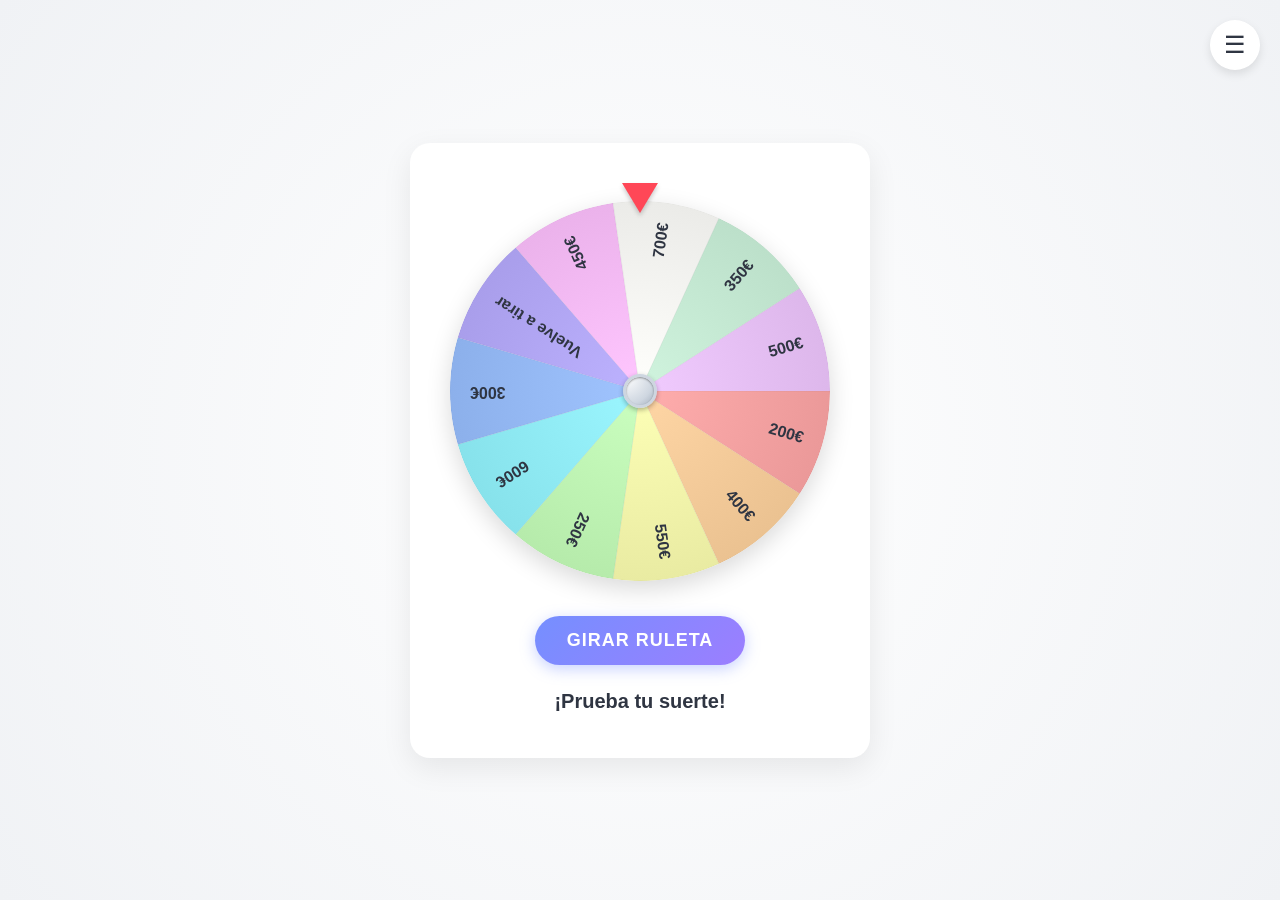
<file: index.html>
<!DOCTYPE html>
<html lang="es">
<head>
<meta charset="UTF-8">
<meta name="viewport" content="width=device-width, initial-scale=1.0"/>
<title>Spinwheel</title>
<style>
  body {
    font-family: 'Segoe UI', Tahoma, Geneva, Verdana, sans-serif;
    display: flex;
    justify-content: center;
    align-items: center;
    min-height: 100vh;
    background: radial-gradient(circle at center, #ffffff 0%, #f0f2f5 100%);
    margin: 0;
    padding: 20px;
    box-sizing: border-box;
    overflow-x: hidden;
  }

  /* --- Botón Menú Hamburguesa --- */
  #btn-menu {
    position: fixed;
    top: 20px;
    right: 20px;
    background: white;
    border: none;
    width: 50px;
    height: 50px;
    border-radius: 50%;
    font-size: 24px;
    cursor: pointer;
    box-shadow: 0 4px 10px rgba(0,0,0,0.1);
    z-index: 100;
    transition: transform 0.2s, box-shadow 0.2s;
    display: flex;
    justify-content: center;
    align-items: center;
    color: #2f3542;
  }

  #btn-menu:hover {
    transform: scale(1.05);
    box-shadow: 0 6px 15px rgba(0,0,0,0.15);
  }

  /* --- Overlay oscuro al abrir el menú --- */
  #overlay {
    position: fixed;
    top: 0; left: 0; width: 100%; height: 100%;
    background: rgba(0,0,0,0.4);
    opacity: 0;
    pointer-events: none;
    transition: opacity 0.3s ease;
    z-index: 999;
  }

  #overlay.activo {
    opacity: 1;
    pointer-events: auto;
  }

  /* --- Diseño Principal de la Ruleta --- */
  .contenedor-ruleta {
    background: white;
    padding: 40px;
    border-radius: 20px;
    box-shadow: 0 10px 30px rgba(0,0,0,0.08);
    text-align: center;
    display: flex;
    flex-direction: column;
    align-items: center;
    z-index: 10;
  }

  /* --- Ruleta Visual (Tamaño 380px) --- */
  .flecha {
    width: 0;
    height: 0;
    border-left: 18px solid transparent;
    border-right: 18px solid transparent;
    border-top: 30px solid #ff4757;
    margin: 0 auto -12px; 
    position: relative;
    z-index: 10;
    filter: drop-shadow(0px 3px 2px rgba(0,0,0,0.2));
  }

  .ruleta-container {
    position: relative;
    display: flex;
    justify-content: center;
    align-items: center;
    border-radius: 50%;
    box-shadow: 0 8px 25px rgba(0,0,0,0.15);
  }

  #canvas {
    border-radius: 50%;
    cursor: pointer;
    display: block;
    width: 380px;  
    height: 380px; 
  }

  .ruleta-container::after {
    content: '';
    position: absolute;
    width: 28px;
    height: 28px;
    background: radial-gradient(circle at top left, #ffffff 0%, #ced6e0 70%, #a4b0be 100%);
    border: 3px solid #ced6e0;
    border-radius: 50%;
    z-index: 5;
    box-shadow: inset 0 1px 2px rgba(0,0,0,0.4), 0 2px 5px rgba(0,0,0,0.3);
  }

  /* --- Botones y Resultados --- */
  #girarBtn {
    background: linear-gradient(135deg, #758fff, #9c7eff);
    border: none;
    padding: 14px 32px;
    color: white;
    font-size: 18px;
    font-weight: bold;
    border-radius: 50px;
    cursor: pointer;
    box-shadow: 0 4px 15px rgba(117, 143, 255, 0.4);
    transition: all 0.3s ease;
    margin-top: 35px;
    text-transform: uppercase;
    letter-spacing: 1px;
  }

  #girarBtn:not(:disabled):hover {
    transform: translateY(-2px) scale(1.02);
    box-shadow: 0 6px 20px rgba(117, 143, 255, 0.6);
  }

  #girarBtn:disabled {
    background: #ced6e0;
    box-shadow: none;
    cursor: not-allowed;
    transform: none;
  }

  #resultado {
    margin-top: 25px;
    font-size: 20px;
    font-weight: bold;
    min-height: 28px;
    color: #2f3542;
    transition: all 0.3s ease;
  }

  @keyframes parpadear {
    0%, 100% { opacity: 1; }
    50% { opacity: 0.7; }
  }
  
  .resultado-perdonado {
    color: #2ed573 !important;
    transform: scale(1.1);
    animation: parpadear 1s ease-in-out infinite;
    text-shadow: 0 0 5px rgba(46, 213, 115, 0.3);
  }

  .resultado-reintentar {
    color: #758fff !important;
    transform: scale(1.1);
    font-style: italic;
  }

  /* --- Panel de Configuración Deslizante --- */
  .panel-configuracion {
    position: fixed;
    top: 0;
    right: -350px; 
    width: 320px;
    height: 100vh; 
    background: white;
    box-shadow: -5px 0 25px rgba(0,0,0,0.15);
    z-index: 1000; 
    transition: right 0.3s cubic-bezier(0.2, 0.8, 0.2, 1);
    padding: 25px 20px;
    box-sizing: border-box;
    display: flex;
    flex-direction: column;
  }

  .panel-configuracion.abierto {
    right: 0; 
  }

  .header-panel {
    display: flex;
    justify-content: space-between;
    align-items: center;
    margin-bottom: 15px;
    border-bottom: 2px solid #f1f2f6;
    padding-bottom: 10px;
  }

  .header-panel h3 {
    margin: 0;
    font-size: 20px;
    color: #2f3542;
  }

  .btn-cerrar-panel {
    background: transparent;
    border: none;
    font-size: 28px;
    cursor: pointer;
    color: #ff4757;
    line-height: 1;
    padding: 0 5px;
    transition: transform 0.2s;
  }

  .btn-cerrar-panel:hover {
    transform: scale(1.2);
  }

  #lista-opciones {
    list-style: none;
    padding: 0;
    margin: 0 0 15px 0;
    overflow-y: auto; 
    flex-grow: 1; 
    scrollbar-width: thin;
    scrollbar-color: #ced6e0 transparent;
  }

  #lista-opciones::-webkit-scrollbar { width: 6px; }
  #lista-opciones::-webkit-scrollbar-thumb { background-color: #ced6e0; border-radius: 10px; }

  .item-opcion {
    display: flex;
    gap: 8px;
    margin-bottom: 10px;
    align-items: center;
    padding-right: 5px; 
  }

  .item-opcion input {
    flex-grow: 1;
    padding: 10px;
    border: 1px solid #ced6e0;
    border-radius: 6px;
    font-size: 15px;
    outline: none;
    transition: border-color 0.2s;
  }

  .item-opcion input:focus {
    border-color: #758fff;
  }

  .btn-eliminar {
    background: #ff4757;
    color: white;
    border: none;
    width: 32px;
    height: 32px;
    border-radius: 6px;
    cursor: pointer;
    font-weight: bold;
    font-size: 16px;
  }

  .btn-añadir {
    background: #2ed573;
    color: white;
    border: none;
    padding: 14px;
    border-radius: 8px;
    cursor: pointer;
    font-weight: bold;
    font-size: 15px;
    margin-top: auto; 
    transition: transform 0.2s;
  }
  
  .btn-añadir:hover {
    transform: translateY(-2px);
  }
  
  @media (max-width: 500px) {
    .contenedor-ruleta { padding: 20px; width: 100%; }
    #canvas { width: 100%; max-width: 380px; height: auto; aspect-ratio: 1/1; }
    .panel-configuracion { width: 100%; right: -100%; }
  }
</style>
</head>
<body>

<button id="btn-menu" onclick="toggleMenu()">☰</button>
<div id="overlay" onclick="toggleMenu()"></div>

<div class="contenedor-ruleta">
  <div class="flecha"></div>
  <div class="ruleta-container">
    <canvas id="canvas" width="380" height="380"></canvas>
  </div>
  <button id="girarBtn" onclick="girarRuleta()">Girar Ruleta</button>
  <div id="resultado">¡Prueba tu suerte!</div>
</div>

<div class="panel-configuracion" id="panel-config">
  <div class="header-panel">
    <h3>⚙️ Opciones</h3>
    <button class="btn-cerrar-panel" onclick="toggleMenu()">×</button>
  </div>
  <ul id="lista-opciones"></ul>
  <button class="btn-añadir" onclick="añadirOpcion()">+ Añadir opción</button>
</div>

<script>
// --- LÓGICA DEL MENÚ LATERAL ---
function toggleMenu() {
  const panel = document.getElementById('panel-config');
  const overlay = document.getElementById('overlay');
  
  panel.classList.toggle('abierto');
  overlay.classList.toggle('activo');
}

// --- LÓGICA DE LA RULETA ---
const canvas = document.getElementById("canvas");
const ctx = canvas.getContext("2d");
const resultado = document.getElementById("resultado");
const girarBtn = document.getElementById("girarBtn");
const listaOpcionesUI = document.getElementById("lista-opciones");

let ruletaGirando = false;
let rotacionActual = 0;

// Opciones actualizadas (montos entre 200 y 700, sin "Perdonado")
let opciones = [
  "200€", "400€", "550€", "250€", "600€", 
  "300€", "Vuelve a tirar", "450€", "700€", "350€", "500€"
];

const colores = [
  "#ffadad", "#ffd6a5", "#fdffb6", "#caffbf", "#9bf6ff", "#a0c4ff",
  "#bdb2ff", "#ffc6ff", "#fffffc", "#d0f4de", "#f1cbff", "#ffb3c6"
];

function ajustarColor(color, cantidad) {
  let r = parseInt(color.slice(1, 3), 16), g = parseInt(color.slice(3, 5), 16), b = parseInt(color.slice(5, 7), 16);
  r = Math.max(0, Math.min(255, r + cantidad));
  g = Math.max(0, Math.min(255, g + cantidad));
  b = Math.max(0, Math.min(255, b + cantidad));
  return `rgb(${r}, ${g}, ${b})`;
}

function dibujarRuleta() {
  const slices = opciones.length;
  if (slices === 0) return;
  ctx.clearRect(0, 0, 380, 380);
  
  const centro = 190; 
  
  for (let i = 0; i < slices; i++) {
    ctx.beginPath();
    ctx.moveTo(centro, centro);
    const gradient = ctx.createRadialGradient(centro, centro, 0, centro, centro, centro);
    gradient.addColorStop(0, colores[i % colores.length]); 
    gradient.addColorStop(1, ajustarColor(colores[i % colores.length], -20)); 
    ctx.fillStyle = gradient;
    ctx.arc(centro, centro, centro, (i * 2 * Math.PI) / slices, ((i + 1) * 2 * Math.PI) / slices);
    ctx.fill();
    
    ctx.lineWidth = 1;
    ctx.strokeStyle = "rgba(0,0,0,0.05)";
    ctx.stroke();
    
    ctx.save();
    ctx.translate(centro, centro);
    ctx.rotate(((i + 0.5) * 2 * Math.PI) / slices);
    ctx.fillStyle = "#2f3542";
    
    const fontSize = slices > 15 ? 12 : 16;
    ctx.font = `bold ${fontSize}px sans-serif`;
    ctx.textAlign = "right";
    ctx.textBaseline = "middle";
    ctx.fillText(opciones[i], centro - 20, 0);
    ctx.restore();
  }
}

function girarRuleta() {
  if (ruletaGirando || opciones.length === 0) return;
  ruletaGirando = true;
  girarBtn.disabled = true;
  resultado.className = "";
  resultado.innerText = "Girando...";

  const slices = opciones.length;
  const indiceGanador = Math.floor(Math.random() * slices);
  const vueltasExtras = (Math.floor(Math.random() * 4) + 5) * 360;
  
  const sliceAngle = 360 / slices;
  const anguloCentroPremio = (indiceGanador * sliceAngle) + (sliceAngle / 2);
  const desfaseAleatorio = (Math.random() * (sliceAngle * 0.8)) - (sliceAngle * 0.4);
  const baseRotacion = 270 - anguloCentroPremio + desfaseAleatorio;

  const moduloActual = rotacionActual % 360;
  let diferenciaRotacion = baseRotacion - moduloActual;
  if (diferenciaRotacion < 0) diferenciaRotacion += 360;

  const rotacionTotal = rotacionActual + vueltasExtras + diferenciaRotacion;
  
  canvas.style.transition = "transform 4s cubic-bezier(0.2, 0.8, 0.1, 1)";
  canvas.style.transform = `rotate(${rotacionTotal}deg)`;
  rotacionActual = rotacionTotal;

  setTimeout(() => {
    const textoGanador = opciones[indiceGanador];
    
    if (textoGanador.toLowerCase().includes("perdonado")) {
      resultado.innerText = "¡Has sido perdonado! 🎉";
      resultado.classList.add("resultado-perdonado");
    } else if (textoGanador.toLowerCase().includes("vuelve a tirar") || textoGanador.toLowerCase().includes("otra vez")) {
      resultado.innerText = "¡Tira de nuevo! 🔄";
      resultado.classList.add("resultado-reintentar");
      setTimeout(() => { if(!ruletaGirando) resultado.innerText += " (¡Tu turno!)"; }, 1500);
    } else {
      resultado.innerText = `Resultado: ${textoGanador}`;
    }
    
    ruletaGirando = false;
    girarBtn.disabled = false;
  }, 4050); 
}

function renderizarLista() {
  listaOpcionesUI.innerHTML = "";
  opciones.forEach((opcion, index) => {
    const li = document.createElement("li");
    li.className = "item-opcion";
    li.innerHTML = `<input type="text" value="${opcion}" oninput="opciones[${index}]=this.value; dibujarRuleta()">
                    <button class="btn-eliminar" onclick="eliminarOpcion(${index})">×</button>`;
    listaOpcionesUI.appendChild(li);
  });
  dibujarRuleta();
}

function eliminarOpcion(index) {
  if (opciones.length > 2) { opciones.splice(index, 1); renderizarLista(); }
  else { alert("La ruleta necesita al menos 2 opciones."); }
}

function añadirOpcion() {
  opciones.push("Nueva");
  renderizarLista();
  listaOpcionesUI.scrollTop = listaOpcionesUI.scrollHeight;
}

renderizarLista();
canvas.addEventListener('click', () => {
  if (!ruletaGirando) girarRuleta();
});

// --- PROTECCIÓN BÁSICA ---
document.addEventListener('contextmenu', e => e.preventDefault());
document.addEventListener('keydown', e => {
  if (e.key === 'F12' || (e.ctrlKey && e.shiftKey && e.key === 'I') || (e.ctrlKey && e.key === 'u')) e.preventDefault();
});
</script>
</body>
</html>
</file>
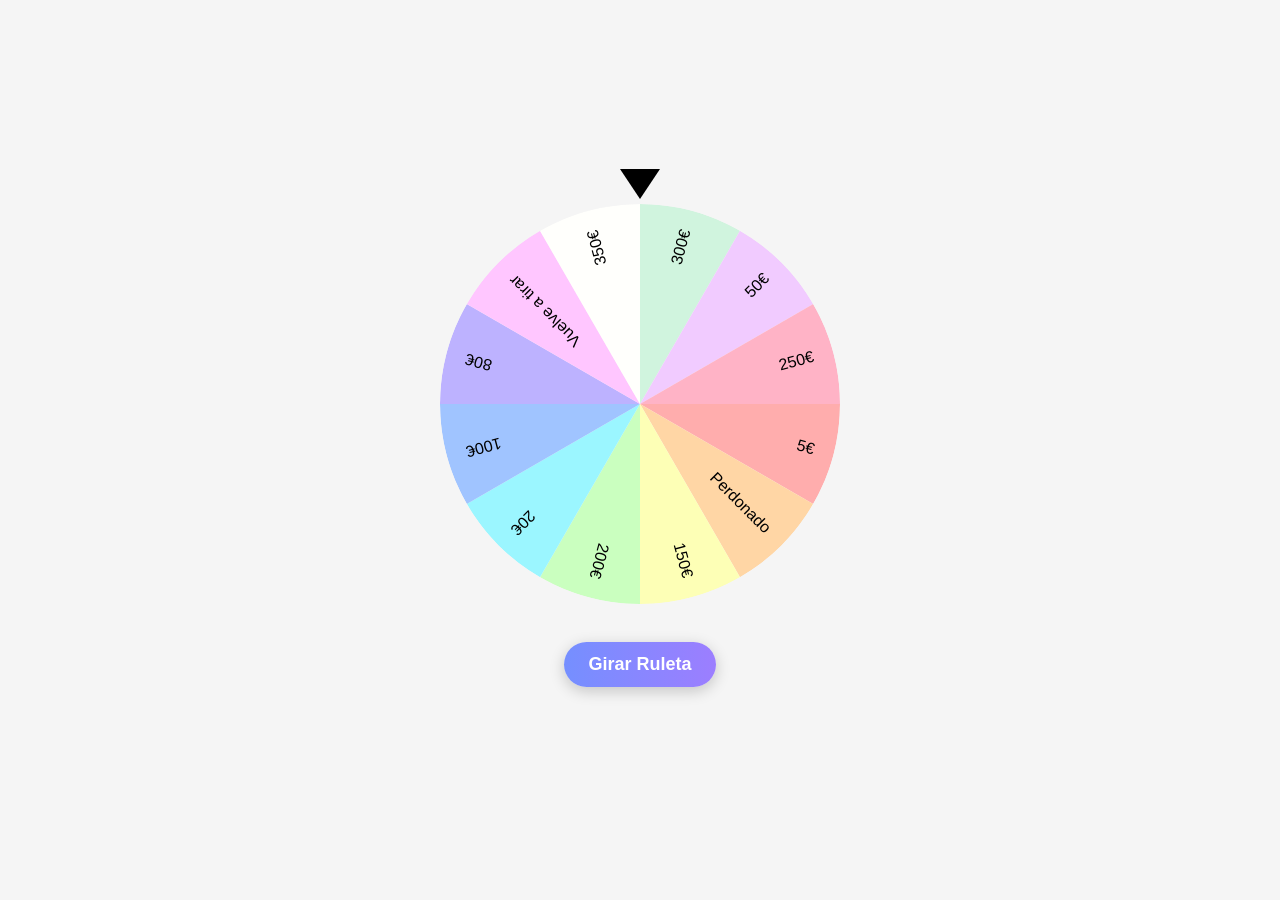
<file: index2.html>
<!DOCTYPE html>
<html lang="es">
<head>
<meta charset="UTF-8">
<meta name="viewport" content="width=device-width, initial-scale=1.0"/>
<title>Ruleta - Tiradas Gratis</title>
<style>
body {
  font-family: sans-serif;
  display: flex;
  justify-content: center;
  align-items: center;
  min-height: 100vh;
  background: #f5f5f5;
  margin: 0;
  flex-direction: column;
}
.flecha {
  width: 0;
  height: 0;
  border-left: 20px solid transparent;
  border-right: 20px solid transparent;
  border-top: 30px solid black;
  margin: 0 auto 5px;
  position: relative;
  z-index: 10;
}
.ruleta-container {
  position: relative;
  display: flex;
  justify-content: center;
  align-items: center;
}
#canvas {
  border-radius: 50%;
  cursor: pointer;
  transition: none;
}
#candado {
  position: absolute;
  top: 50%;
  left: 50%;
  transform: translate(-50%, -50%);
  font-size: 90px;
  color: rgba(0, 0, 0, 0.5);
  z-index: 20;
  pointer-events: none;
  opacity: 0; /* ocultado por defecto */
  transition: opacity 0.6s ease, transform 0.3s ease;
}
#candado.desbloqueado {
  color: gold;
  animation: vibrar 0.3s ease-in-out 3, brillar 1s ease-in-out 2;
}
@keyframes vibrar {
  0%, 100% { transform: translate(-50%, -50%) rotate(0deg); }
  25% { transform: translate(-50%, -50%) rotate(10deg); }
  75% { transform: translate(-50%, -50%) rotate(-10deg); }
}
@keyframes brillar {
  0%, 100% { text-shadow: none; }
  50% { text-shadow: 0 0 20px gold; }
}

/* --- Botón girar --- */
#girarBtn {
  background: linear-gradient(to right, #758fff, #9c7eff);
  border: none;
  padding: 12px 24px;
  color: white;
  font-size: 18px;
  font-weight: bold;
  border-radius: 50px;
  cursor: pointer;
  box-shadow: 0 4px 15px rgba(0,0,0,0.2);
  transition: transform 0.2s, box-shadow 0.2s, opacity 0.3s;
  margin-top: 20px;
  opacity: 1; /* activo por defecto */
  display: block;
  margin-left: auto;
  margin-right: auto;
}
#girarBtn.enabled {
  opacity: 1;
}
#girarBtn.enabled:hover {
  transform: scale(1.05);
  box-shadow: 0 6px 20px rgba(0,0,0,0.3);
}
#resultado {
  margin-top: 20px;
  font-size: 18px;
  font-weight: bold;
  min-height: 24px;
  text-align: center;
}
</style>
</head>
<body>

<div>
  <div class="flecha"></div>
  <div class="ruleta-container">
    <canvas id="canvas" width="400" height="400"></canvas>
    <div id="candado">🔒</div>
  </div>
  <br>
  <button id="girarBtn" onclick="girarRuleta()" class="enabled">Girar Ruleta</button>
  <div id="resultado"></div>
</div>

<script>
const canvas = document.getElementById("canvas");
const ctx = canvas.getContext("2d");
const resultado = document.getElementById("resultado");
const girarBtn = document.getElementById("girarBtn");
const candado = document.getElementById("candado");

let tiradaGratis = false;
let ruletaGirando = false;

const opciones = [
  { texto: "5€", mensaje: "Debes 5€" },
  { texto: "Perdonado", mensaje: "¡Perdonado!" },
  { texto: "150€", mensaje: "Debes 150€" },
  { texto: "200€", mensaje: "Debes 200€" },
  { texto: "20€", mensaje: "Debes 20€" },
  { texto: "100€", mensaje: "Debes 100€" },
  { texto: "80€", mensaje: "Debes 80€" },
  { texto: "Vuelve a tirar", mensaje: "¡Tira de nuevo!" },
  { texto: "350€", mensaje: "Debes 350€" },
  { texto: "300€", mensaje: "Debes 300€" },
  { texto: "50€", mensaje: "Debes 50€" },
  { texto: "250€", mensaje: "Debes 250€" }
];

const colores = [
  "#ffadad", "#ffd6a5", "#fdffb6", "#caffbf", "#9bf6ff", "#a0c4ff",
  "#bdb2ff", "#ffc6ff", "#fffffc", "#d0f4de", "#f1cbff", "#ffb3c6"
];

const slices = opciones.length;
const sliceAngle = 360 / slices;

function dibujarRuleta() {
  ctx.clearRect(0, 0, canvas.width, canvas.height);
  for (let i = 0; i < slices; i++) {
    ctx.beginPath();
    ctx.moveTo(200, 200);
    ctx.fillStyle = colores[i % colores.length];
    ctx.arc(200, 200, 200, (i * 2 * Math.PI) / slices, ((i + 1) * 2 * Math.PI) / slices);
    ctx.fill();

    ctx.save();
    ctx.translate(200, 200);
    ctx.rotate(((i + 0.5) * 2 * Math.PI) / slices);
    ctx.fillStyle = "#000";
    ctx.font = "16px sans-serif";
    ctx.textAlign = "right";
    ctx.fillText(opciones[i].texto, 180, 4);
    ctx.restore();
  }
}
dibujarRuleta();

function girarRuleta() {
  // Ahora no hay chequeos de pago: cualquiera puede tirar.
  if(ruletaGirando) return;

  ruletaGirando = true;
  girarBtn.disabled = true;
  girarBtn.classList.remove("enabled");
  candado.style.opacity = "0";

  // Reinicia animación siempre antes de cada giro
  canvas.style.transition = "none";
  canvas.style.transform = "rotate(0deg)";
  void canvas.offsetWidth; // Forzar reflow para reiniciar la animación

  const vueltas = 5;
  const anguloAleatorio = Math.random() * 360;
  const anguloFinal = (vueltas * 360) + anguloAleatorio;

  setTimeout(() => {
    canvas.style.transition = "transform 3s ease-out";
    canvas.style.transform = `rotate(${anguloFinal}deg)`;
  }, 50);

  setTimeout(() => {
    const anguloReal = anguloFinal % 360;
    const anguloConFlechaArriba = (anguloReal + 90) % 360;
    const indice = Math.floor((360 - anguloConFlechaArriba) / sliceAngle) % slices;
    const opcion = opciones[indice];

    resultado.innerText = opcion.mensaje;

    if (opcion.texto === "Perdonado") {
      alert("¡Has sido perdonado! 🎉");
      // restaurar estado limpio si quieres
      ruletaGirando = false;
      girarBtn.disabled = false;
      girarBtn.classList.add("enabled");
      return;
    }

    if (opcion.texto === "Vuelve a tirar") {
      alert("¡Tienes una tirada gratis! 🎉");
      tiradaGratis = true;
      ruletaGirando = false;
      candado.style.opacity = "0";
      girarBtn.disabled = false;
      girarBtn.classList.add("enabled");
      return;
    }

    // Para los resultados con cantidad mostramos mensaje y permitimos seguir
    const match = opcion.texto.match(/(\d+)(€)/);
    if (match) {
      // aquí sólo mostramos la deuda en pantalla, sin pagos
      const cantidad = match[1];
      resultado.innerText = `Resultado: debes ${cantidad}€`;
      ruletaGirando = false;
      girarBtn.disabled = false;
      girarBtn.classList.add("enabled");
    } else {
      ruletaGirando = false;
      girarBtn.disabled = false;
      girarBtn.classList.add("enabled");
    }
  }, 3050);
}

// Hacer que el canvas también gire si el usuario hace click sobre él
canvas.addEventListener('click', () => {
  if (!ruletaGirando) girarRuleta();
});
</script>
</body>
</html>
</file>
